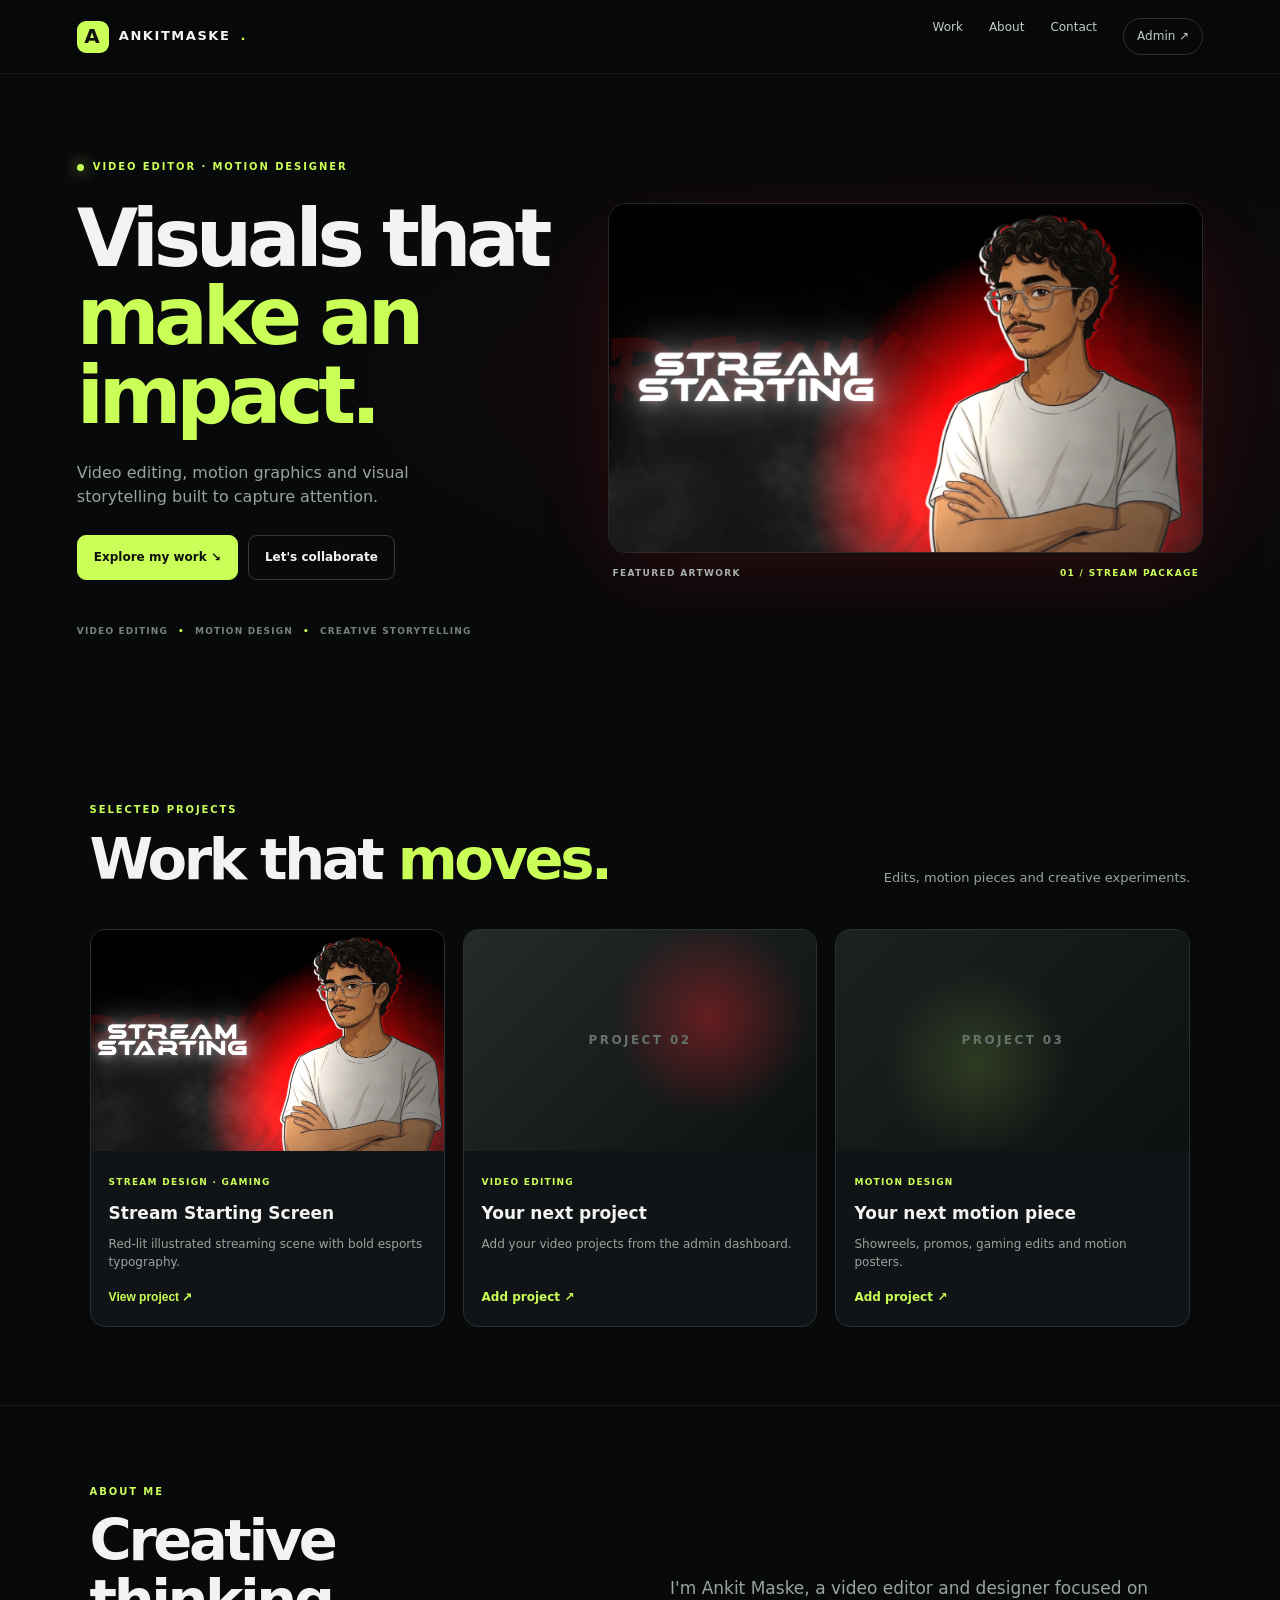
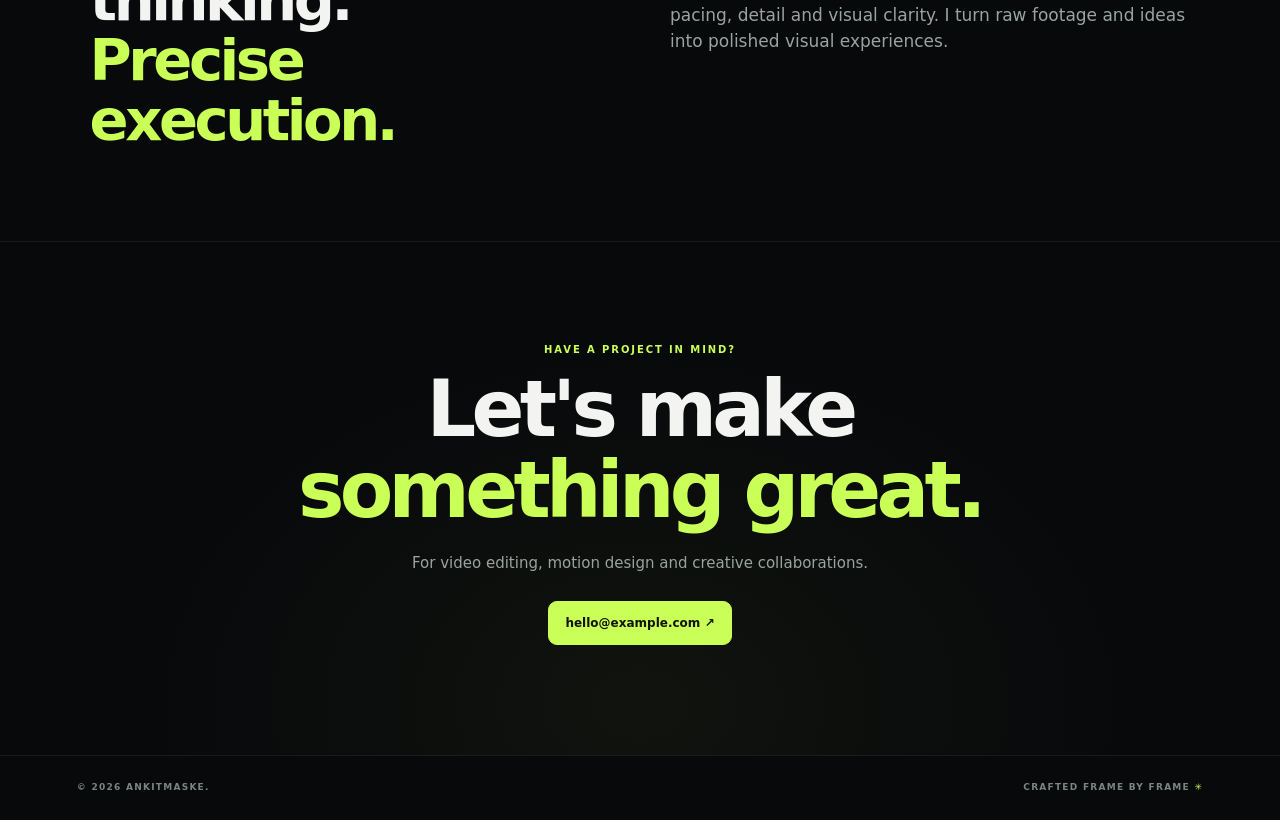
<file: index.html>
<!doctype html>
<html lang="en"><head><meta charset="utf-8"><meta name="viewport" content="width=device-width,initial-scale=1"><meta name="theme-color" content="#08090b"><title>AnkitMaske | Video Editor & Motion Designer</title><link rel="stylesheet" href="style.css"></head>
<body>
<header class="nav"><a class="brand" href="#"><span class="mark">A</span> ANKITMASKE<span class="lime">.</span></a><nav><a href="#work">Work</a><a href="#about">About</a><a href="#contact">Contact</a><a class="adminlink" href="admin.html">Admin ↗</a></nav></header>
<main>
<section class="hero"><div class="hero-copy"><div class="eyebrow"><i></i> VIDEO EDITOR · MOTION DESIGNER</div><h1>Visuals that<br><span>make an impact.</span></h1><p>Video editing, motion graphics and visual storytelling built to capture attention.</p><div class="actions"><a class="button primary" href="#work">Explore my work ↘</a><a class="button" href="#contact">Let's collaborate</a></div><div class="tags">VIDEO EDITING <b>•</b> MOTION DESIGN <b>•</b> CREATIVE STORYTELLING</div></div><div class="hero-art"><img src="assets/stream-starting.png" alt="Illustrated stream starting artwork by AnkitMaske"><div class="art-label">FEATURED ARTWORK <span>01 / STREAM PACKAGE</span></div></div></section>
<section id="work" class="section"><div class="section-title"><div><div class="eyebrow">SELECTED PROJECTS</div><h2>Work that <span>moves.</span></h2></div><p>Edits, motion pieces and creative experiments.</p></div><div id="projectGrid" class="grid"><article class="project"><img src="assets/stream-starting.png" alt="Stream Starting artwork"><div class="project-meta"><span>STREAM DESIGN · GAMING</span><h3>Stream Starting Screen</h3><p>Red-lit illustrated streaming scene with bold esports typography.</p><button class="view" data-project="stream">View project ↗</button></div></article><article class="project placeholder"><div class="placeholder-art"><span>PROJECT 02</span></div><div class="project-meta"><span>VIDEO EDITING</span><h3>Your next project</h3><p>Add your video projects from the admin dashboard.</p><a class="view" href="admin.html">Add project ↗</a></div></article><article class="project placeholder"><div class="placeholder-art alt"><span>PROJECT 03</span></div><div class="project-meta"><span>MOTION DESIGN</span><h3>Your next motion piece</h3><p>Showreels, promos, gaming edits and motion posters.</p><a class="view" href="admin.html">Add project ↗</a></div></article></div></section>
<section id="about" class="about section"><div><div class="eyebrow">ABOUT ME</div><h2>Creative thinking.<br><span>Precise execution.</span></h2></div><p>I'm Ankit Maske, a video editor and designer focused on pacing, detail and visual clarity. I turn raw footage and ideas into polished visual experiences.</p></section>
<section id="contact" class="contact section"><div class="eyebrow">HAVE A PROJECT IN MIND?</div><h2>Let's make<br><span>something great.</span></h2><p>For video editing, motion design and creative collaborations.</p><a class="button primary" href="mailto:hello@example.com">hello@example.com ↗</a></section>
</main><footer><span>© <span id="year"></span> ANKITMASKE.</span><span>CRAFTED FRAME BY FRAME <b class="lime">✳</b></span></footer>
<div id="modal" class="modal hidden"><div class="shade" data-close></div><div class="modalbox"><button class="close" data-close>×</button><img src="assets/stream-starting.png" alt="Stream Starting artwork"><div class="modaltext"><div class="eyebrow">STREAM DESIGN · GAMING</div><h2>Stream Starting Screen</h2><p>Illustrated character artwork, bold typography and a dramatic red-and-black lighting palette.</p></div></div></div>
<script src="app.js"></script></body></html>
</file>
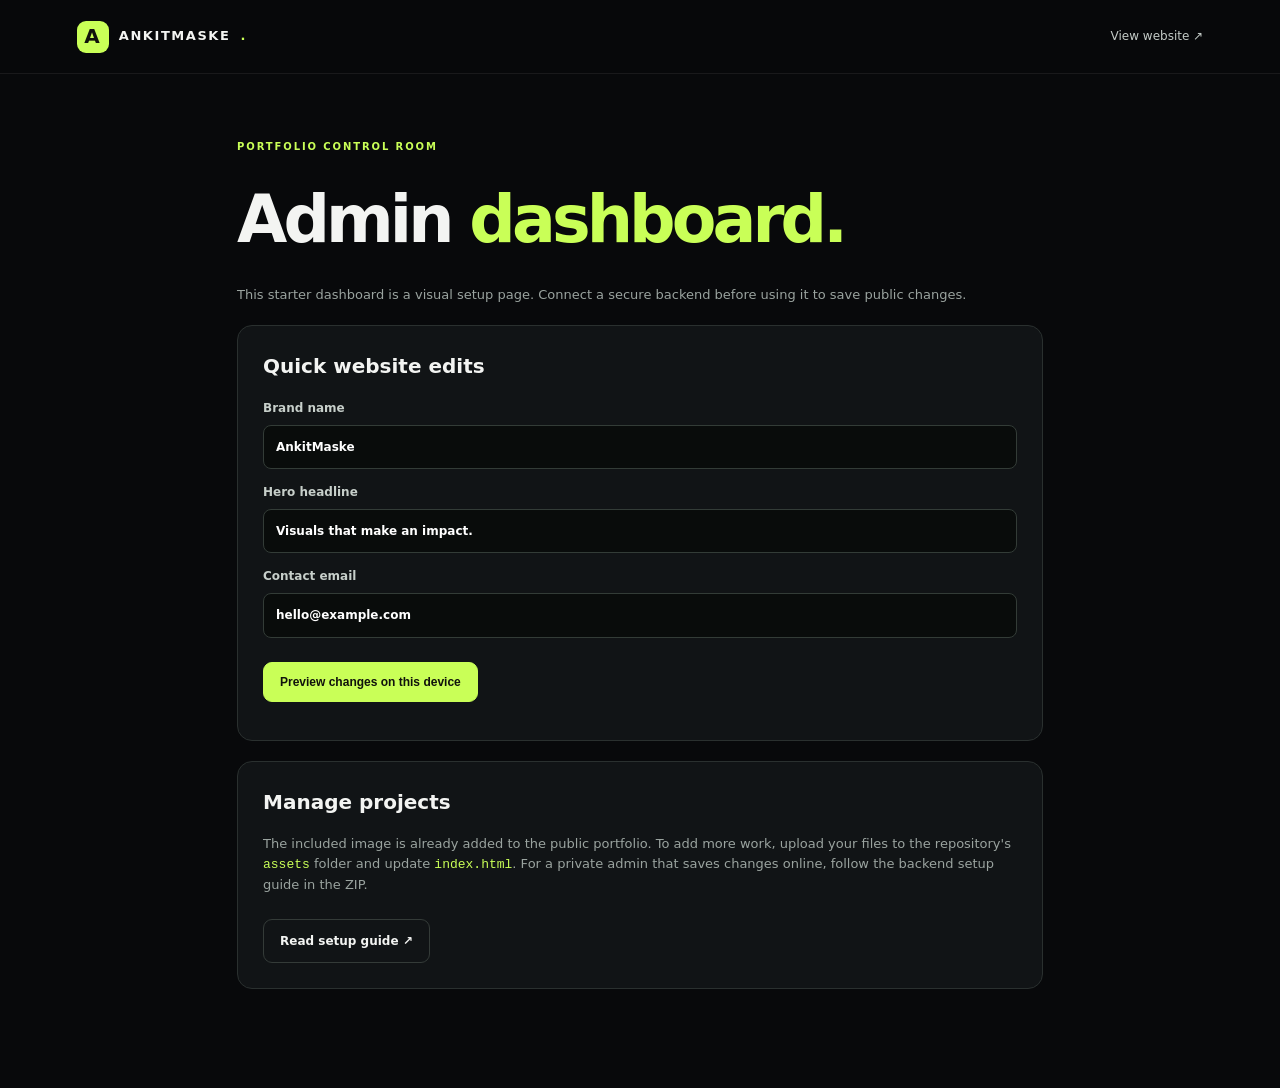
<file: admin.html>
<!doctype html><html lang="en"><head><meta charset="utf-8"><meta name="viewport" content="width=device-width,initial-scale=1"><title>AnkitMaske Admin</title><link rel="stylesheet" href="style.css"></head><body><header class="nav"><a class="brand" href="index.html"><span class="mark">A</span> ANKITMASKE<span class="lime">.</span></a><nav><a href="index.html">View website ↗</a></nav></header><main class="admin"><div class="eyebrow">PORTFOLIO CONTROL ROOM</div><h1>Admin <span>dashboard.</span></h1><p class="muted">This starter dashboard is a visual setup page. Connect a secure backend before using it to save public changes.</p><div class="admin-card"><h2>Quick website edits</h2><label>Brand name<input id="brand" value="AnkitMaske"></label><label>Hero headline<input id="headline" value="Visuals that make an impact."></label><label>Contact email<input id="email" value="hello@example.com"></label><button class="button primary" id="preview">Preview changes on this device</button><p id="status" class="muted"></p></div><div class="admin-card"><h2>Manage projects</h2><p class="muted">The included image is already added to the public portfolio. To add more work, upload your files to the repository's <code>assets</code> folder and update <code>index.html</code>. For a private admin that saves changes online, follow the backend setup guide in the ZIP.</p><a class="button" href="SETUP_GUIDE.md">Read setup guide ↗</a></div></main><script src="app.js"></script></body></html>
</file>
<file: style.css>
:root{--bg:#08090b;--panel:#111416;--line:#2a302f;--text:#f3f4f2;--muted:#9aa39f;--lime:#c9ff57;--red:#ff272e}*{box-sizing:border-box}html{scroll-behavior:smooth}body{margin:0;background:var(--bg);color:var(--text);font:15px/1.55 Inter,system-ui,-apple-system,"Segoe UI",sans-serif}a{color:inherit;text-decoration:none}.nav{height:74px;display:flex;align-items:center;justify-content:space-between;padding:0 clamp(20px,6vw,90px);border-bottom:1px solid #ffffff12;position:sticky;top:0;background:#08090beF;backdrop-filter:blur(14px);z-index:5}.brand{font-weight:900;font-size:13px;letter-spacing:.12em;display:flex;align-items:center;gap:10px}.mark{display:grid;place-items:center;width:32px;height:32px;background:var(--lime);color:#10120c;border-radius:9px;font-size:20px}.lime{color:var(--lime)}nav{display:flex;gap:26px;font-size:12px;color:#c4cbc7}nav a:hover{color:var(--lime)}.adminlink{border:1px solid var(--line);padding:8px 13px;border-radius:99px}.hero{max-width:1500px;margin:auto;min-height:650px;padding:70px clamp(20px,6vw,90px);display:grid;grid-template-columns:.9fr 1.1fr;align-items:center;gap:45px;background:radial-gradient(ellipse at 75% 48%,#ff1c2712,transparent 48%)}.eyebrow{font-size:10px;letter-spacing:.19em;font-weight:850;color:var(--lime);display:flex;align-items:center;gap:9px}.eyebrow i{width:7px;height:7px;border-radius:50%;background:var(--lime);box-shadow:0 0 15px var(--lime)}h1,h2,p{margin-top:0}.hero h1{font-size:clamp(45px,6.2vw,82px);letter-spacing:-.065em;line-height:.99;margin:25px 0}.hero h1 span,h2 span{color:var(--lime)}.hero-copy>p{max-width:420px;color:var(--muted);font-size:16px}.actions{display:flex;flex-wrap:wrap;gap:10px;margin-top:25px}.button{display:inline-flex;align-items:center;justify-content:center;padding:12px 16px;border:1px solid #343b38;border-radius:9px;background:transparent;color:var(--text);font-size:12px;font-weight:800;cursor:pointer}.button:hover{border-color:var(--lime)}.button.primary{background:var(--lime);color:#10120c;border-color:var(--lime)}.tags{display:flex;flex-wrap:wrap;gap:10px;margin-top:45px;font-size:9px;letter-spacing:.13em;font-weight:800;color:#77817c}.tags b{color:var(--lime)}.hero-art{position:relative}.hero-art img{display:block;width:100%;height:auto;max-height:490px;object-fit:cover;object-position:center;border:1px solid #ffffff20;border-radius:18px;box-shadow:0 25px 80px #ff17171c}.art-label{display:flex;justify-content:space-between;gap:10px;font-size:9px;letter-spacing:.15em;font-weight:800;color:#a8b0ac;padding:14px 4px}.art-label span{color:var(--lime)}.section{padding:78px clamp(20px,7vw,105px);max-width:1500px;margin:auto}.section-title{display:flex;align-items:end;justify-content:space-between;gap:20px;margin-bottom:28px}.section h2,.about h2,.contact h2{font-size:clamp(34px,4.5vw,58px);line-height:1.04;letter-spacing:-.06em;margin:12px 0}.section-title>p,.muted{color:var(--muted);font-size:13px}.grid{display:grid;grid-template-columns:repeat(3,minmax(0,1fr));gap:18px}.project{border:1px solid var(--line);border-radius:15px;overflow:hidden;background:var(--panel)}.project>img,.placeholder-art{display:block;width:100%;aspect-ratio:16/10;object-fit:cover;background:#151919}.placeholder-art{display:grid;place-items:center;background:radial-gradient(circle at 70% 40%,#ff222a55,transparent 35%),linear-gradient(135deg,#252a2a,#0d1011);color:#65716b;font-size:12px;letter-spacing:.2em;font-weight:900}.placeholder-art.alt{background:radial-gradient(circle at 40% 60%,#c9ff5725,transparent 38%),linear-gradient(135deg,#1a2220,#0d1011)}.project-meta{padding:18px}.project-meta>span{font-size:9px;letter-spacing:.14em;color:var(--lime);font-weight:850}.project-meta h3{font-size:17px;margin:8px 0}.project-meta p{color:var(--muted);font-size:12px;min-height:38px}.view{border:0;padding:0;background:none;color:var(--lime);font-weight:800;font-size:12px;cursor:pointer}.about{display:grid;grid-template-columns:1fr 1fr;align-items:center;gap:60px;border-top:1px solid #ffffff12;border-bottom:1px solid #ffffff12}.about p{font-size:17px;color:var(--muted);max-width:570px}.contact{text-align:center;padding-top:100px;padding-bottom:110px;background:radial-gradient(ellipse at 50% 90%,#c9ff570b,transparent 55%)}.contact .eyebrow{justify-content:center}.contact h2{font-size:clamp(45px,7vw,78px)}.contact p{color:var(--muted);margin:20px 0 26px}footer{display:flex;justify-content:space-between;gap:12px;padding:25px clamp(20px,6vw,90px);border-top:1px solid #ffffff12;color:#7b8580;font-size:9px;letter-spacing:.14em;font-weight:800}.modal{position:fixed;inset:0;z-index:9;display:grid;place-items:center;padding:20px}.hidden{display:none!important}.shade{position:absolute;inset:0;background:#000d;backdrop-filter:blur(7px)}.modalbox{position:relative;z-index:1;max-width:850px;width:100%;background:var(--panel);border:1px solid var(--line);border-radius:18px;overflow:hidden}.modalbox>img{display:block;width:100%;max-height:65vh;object-fit:contain;background:#050505}.close{position:absolute;right:12px;top:12px;width:36px;height:36px;border:1px solid #777;background:#111;color:white;border-radius:50%;font-size:24px;cursor:pointer}.modaltext{padding:22px}.modaltext h2{margin:8px 0}.modaltext p{color:var(--muted)}.admin{max-width:850px;margin:auto;padding:65px 22px 100px}.admin h1{font-size:clamp(38px,6vw,65px);letter-spacing:-.06em;margin:15px 0}.admin h1 span{color:var(--lime)}.admin-card{padding:25px;border:1px solid var(--line);border-radius:15px;background:var(--panel);margin-top:20px}.admin-card h2{font-size:20px}.admin-card label{display:grid;gap:7px;margin:14px 0;color:#c7cfca;font-size:12px;font-weight:700}.admin-card input{background:#090c0b;border:1px solid #333c37;border-radius:8px;padding:12px;color:white;font:inherit}.admin-card .button{margin-top:10px}code{color:var(--lime)}@media(max-width:850px){.hero{grid-template-columns:1fr;padding-top:55px;gap:30px}.hero-art img{max-height:none}.grid{grid-template-columns:repeat(2,minmax(0,1fr))}.hero-copy{padding-top:20px}}@media(max-width:560px){nav{gap:12px}nav a:not(.adminlink){display:none}.grid{grid-template-columns:1fr}.section-title{display:block}.about{grid-template-columns:1fr;gap:10px}.hero h1{font-size:52px}.tags{line-height:2}footer{flex-direction:column}}
</file>
